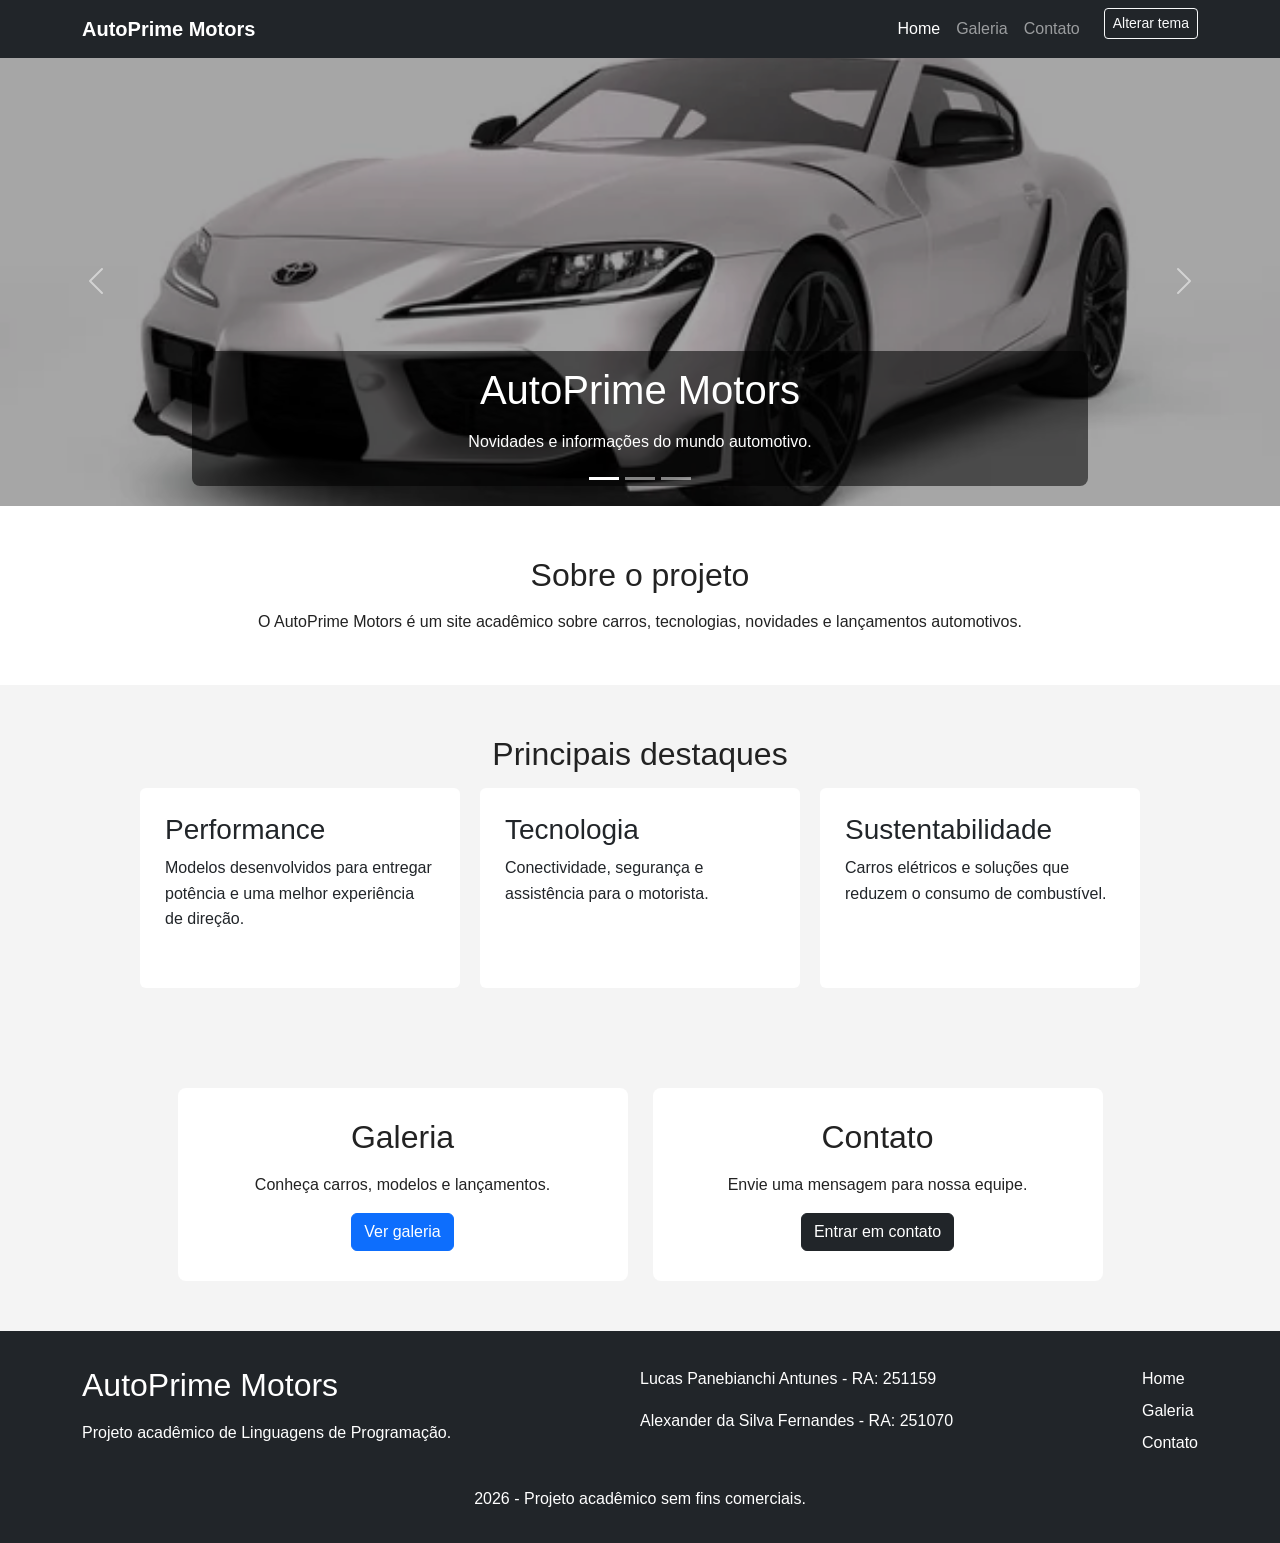
<file: index.html>
<!--
AF - Avaliação Final - Linguagens de Programação
Tema do Projeto: AutoPrime Motors
Aluno 1: Lucas Panebianchi Antunes - RA: 251159
Aluno 2: Alexander da Silva Fernandes - RA: 251070
Professor: Abimael de Oliveira
Data de entrega: 07/06
-->

<!DOCTYPE html>
<html lang="pt-br">
<head>
    <meta charset="UTF-8">

    <!-- Faz a página se adaptar ao celular. -->
    <meta name="viewport" content="width=device-width, initial-scale=1.0">

    <title>AutoPrime Motors - Home</title>

    <!-- Bootstrap. -->
    <link
        href="https://cdn.jsdelivr.net/npm/bootstrap@5.3.3/dist/css/bootstrap.min.css"
        rel="stylesheet"
    >

    <!-- CSS externo na mesma pasta. -->
    <link rel="stylesheet" href="css/style.css">
</head>

<body>

    <header>
        <!-- Menu responsivo usando Bootstrap. -->
        <nav class="navbar navbar-expand-lg navbar-dark bg-dark fixed-top">
            <div class="container">

                <a class="navbar-brand" href="index.html">
                    AutoPrime Motors
                </a>

                <button
                    class="navbar-toggler" aria-label="Botão do menu principal"
                    type="button"
                    data-bs-toggle="collapse"
                    data-bs-target="#menuPrincipal"
                >
                    <span class="navbar-toggler-icon"></span>
                </button>

                <div class="collapse navbar-collapse" id="menuPrincipal">

                    <ul class="navbar-nav ms-auto">

                        <li class="nav-item">
                            <a class="nav-link active" href="index.html">
                                Home
                            </a>
                        </li>

                        <li class="nav-item">
                            <a class="nav-link" href="galeria.html">
                                Galeria
                            </a>
                        </li>

                        <li class="nav-item">
                            <a class="nav-link" href="contato.html">
                                Contato
                            </a>
                        </li>

                        <li class="nav-item ms-lg-3">
                            <button
                                type="button"
                                id="btnTema"
                                class="btn btn-outline-light btn-sm"
                            >
                                Alterar tema
                            </button>
                        </li>

                    </ul>

                </div>
            </div>
        </nav>
    </header>

    <main>

        <!-- Carrossel obrigatório com três imagens. -->
        <section class="carrossel">

            <div
                id="carouselHome"
                class="carousel slide"
                data-bs-ride="carousel"
            >

                <div class="carousel-indicators">

                    <button
                        type="button" aria-label="slide 0"
                        data-bs-target="#carouselHome"
                        data-bs-slide-to="0"
                        class="active"
                    ></button>

                    <button
                        type="button" aria-label="slide 1"
                        data-bs-target="#carouselHome"
                        data-bs-slide-to="1"
                    ></button>

                    <button
                        type="button" aria-label="slide 2"
                        data-bs-target="#carouselHome"
                        data-bs-slide-to="2"
                    ></button>

                </div>

                <div class="carousel-inner">

                    <div class="carousel-item active">

                        <img
                            src="img/banner-01.jpg"
                            class="d-block w-100 imagem-carrossel"
                            alt="Carro esportivo em uma estrada"
                        >

                        <div class="carousel-caption">
                            <h1>AutoPrime Motors</h1>

                            <p>
                                Novidades e informações do mundo automotivo.
                            </p>
                        </div>

                    </div>

                    <div class="carousel-item">

                        <img
                            src="img/banner-02.jpg"
                            class="d-block w-100 imagem-carrossel"
                            alt="Interior de um carro moderno"
                        >

                        <div class="carousel-caption">
                            <h2>Tecnologia</h2>

                            <p>
                                Conheça os recursos dos carros modernos.
                            </p>
                        </div>

                    </div>

                    <div class="carousel-item">

                        <img
                            src="img/banner-03.jpg"
                            class="d-block w-100 imagem-carrossel"
                            alt="Carro moderno na cidade"
                        >

                        <div class="carousel-caption">
                            <h2>Lançamentos</h2>

                            <p>
                                Veja alguns destaques do mercado automotivo.
                            </p>
                        </div>

                    </div>

                </div>

                <button
                    class="carousel-control-prev" aria-label="Botão de retorno do carrosel"
                    type="button"
                    data-bs-target="#carouselHome"
                    data-bs-slide="prev"
                >
                    <span class="carousel-control-prev-icon"></span>
                </button>

                <button
                    class="carousel-control-next" aria-label="Botão de avanço do carrosel"
                    type="button"
                    data-bs-target="#carouselHome"
                    data-bs-slide="next"
                >
                    <span class="carousel-control-next-icon"></span>
                </button>

            </div>

        </section>

        <!-- Apresentação do projeto. -->
        <section class="sobre">

            <div class="container">

                <h2>Sobre o projeto</h2>

                <p>
                    O AutoPrime Motors é um site acadêmico sobre carros,
                    tecnologias, novidades e lançamentos automotivos.
                </p>

            </div>

        </section>

        <!-- Cards principais. -->
        <section class="destaques">

            <div class="container">

                <h2>Principais destaques</h2>

                <div class="area-cards">

                    <article class="card">

                        <div class="card-body">

                            <h3 class="card-title">
                                Performance
                            </h3>

                            <p class="card-text">
                                Modelos desenvolvidos para entregar potência
                                e uma melhor experiência de direção.
                            </p>

                        </div>

                    </article>

                    <article class="card">

                        <div class="card-body">

                            <h3 class="card-title">
                                Tecnologia
                            </h3>

                            <p class="card-text">
                                Conectividade, segurança e assistência
                                para o motorista.
                            </p>

                        </div>

                    </article>

                    <article class="card">

                        <div class="card-body">

                            <h3 class="card-title">
                                Sustentabilidade
                            </h3>

                            <p class="card-text">
                                Carros elétricos e soluções que reduzem
                                o consumo de combustível.
                            </p>

                        </div>

                    </article>

                </div>

            </div>

        </section>

        <!-- Chamadas para as outras páginas. -->
        <section class="chamadas">

            <div class="container area-chamadas">

                <article class="bloco-chamada">

                    <h2>Galeria</h2>

                    <p>
                        Conheça carros, modelos e lançamentos.
                    </p>

                    <a href="galeria.html" class="btn btn-primary">
                        Ver galeria
                    </a>

                </article>

                <article class="bloco-chamada">

                    <h2>Contato</h2>

                    <p>
                        Envie uma mensagem para nossa equipe.
                    </p>

                    <a href="contato.html" class="btn btn-dark">
                        Entrar em contato
                    </a>

                </article>

            </div>

        </section>

    </main>

    <footer>

        <div class="container area-rodape">

            <div>
                <h2>AutoPrime Motors</h2>

                <p>
                    Projeto acadêmico de Linguagens de Programação.
                </p>
            </div>

            <div>
                <p>Lucas Panebianchi Antunes - RA: 251159</p>
                <p>Alexander da Silva Fernandes - RA: 251070</p>
            </div>

            <div>
                <a href="index.html">Home</a>
                <a href="galeria.html">Galeria</a>
                <a href="contato.html">Contato</a>
            </div>

        </div>

        <p class="direitos">
            2026 - Projeto acadêmico sem fins comerciais.
        </p>

    </footer>

    <!-- Botão controlado pelo JavaScript. -->
    <button type="button" id="btnTopo">
        Topo
    </button>

    <!-- JavaScript do Bootstrap para funcionamento responsivo. -->
    <script src="https://cdn.jsdelivr.net/npm/bootstrap@5.3.3/dist/js/bootstrap.bundle.min.js"></script>

    <!-- JavaScript externo na mesma pasta. -->
    <script src="js/script.js"></script>

</body>
</html>
</file>
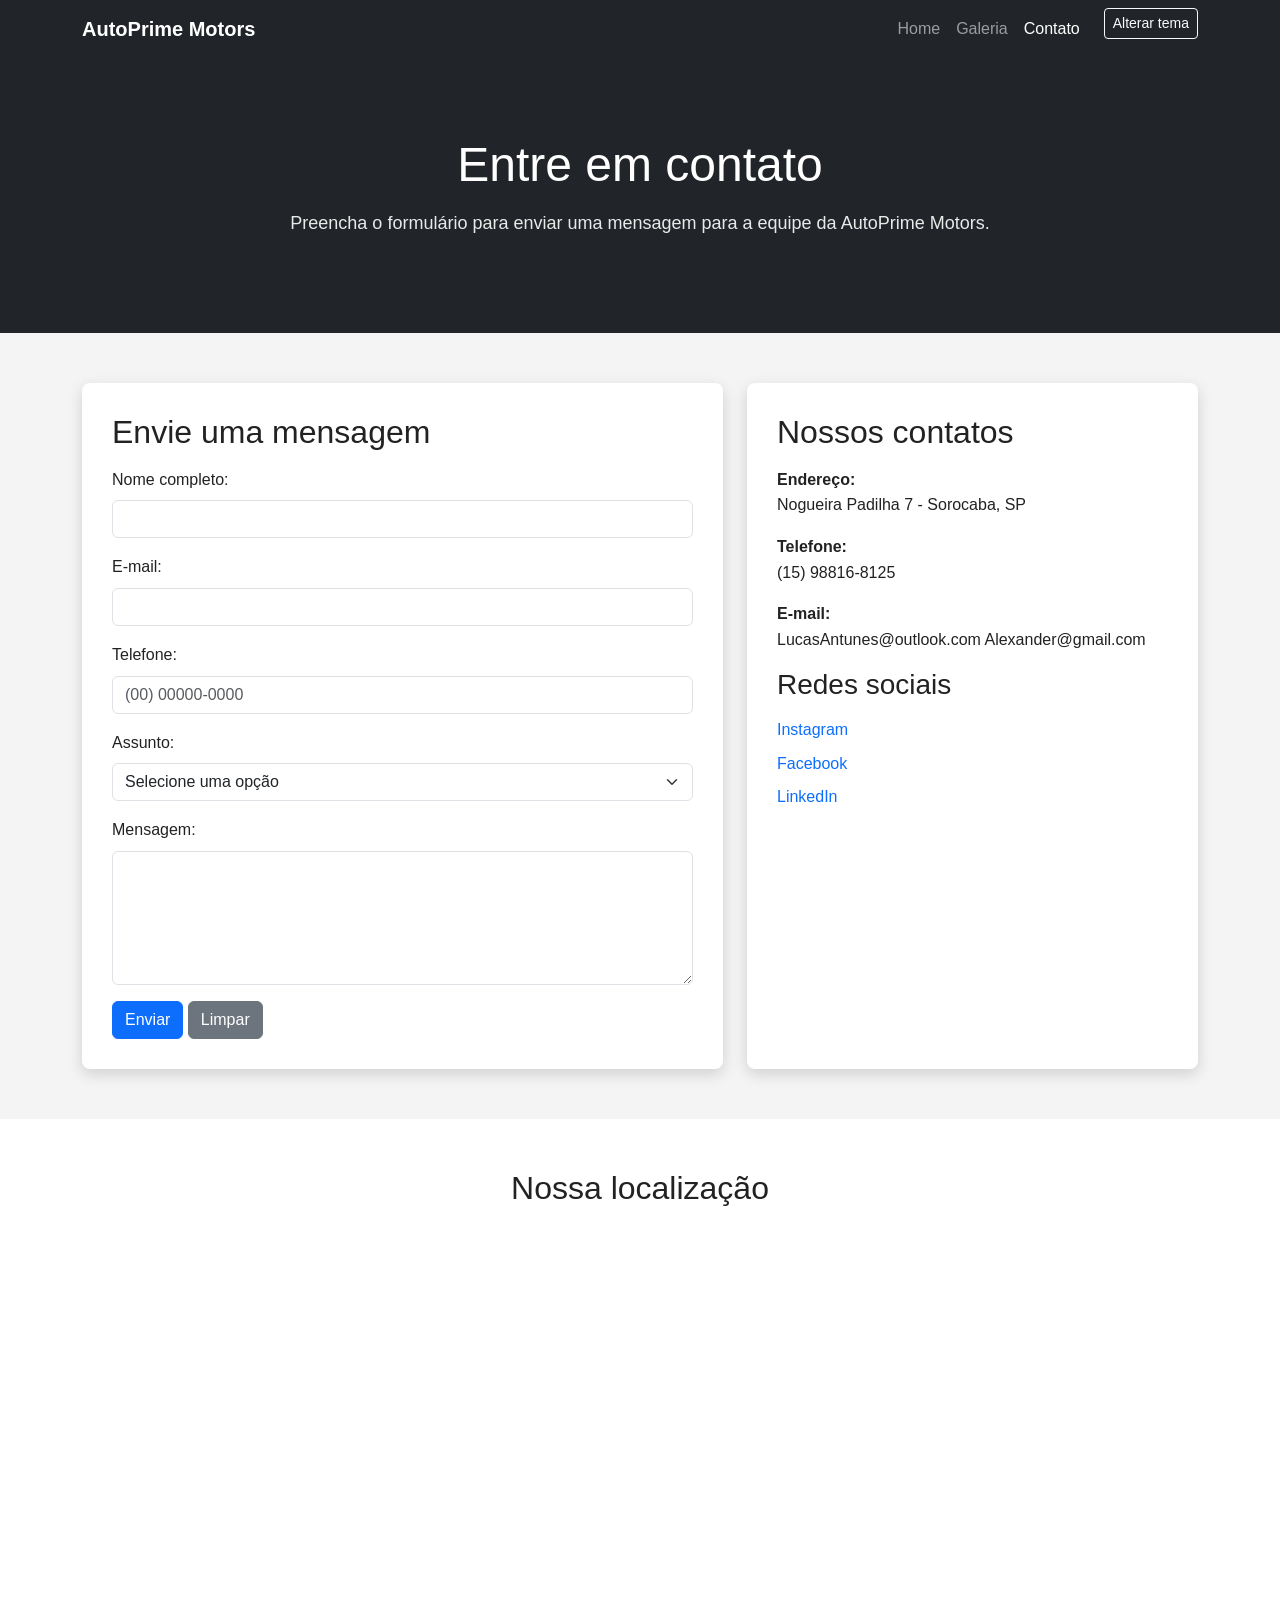
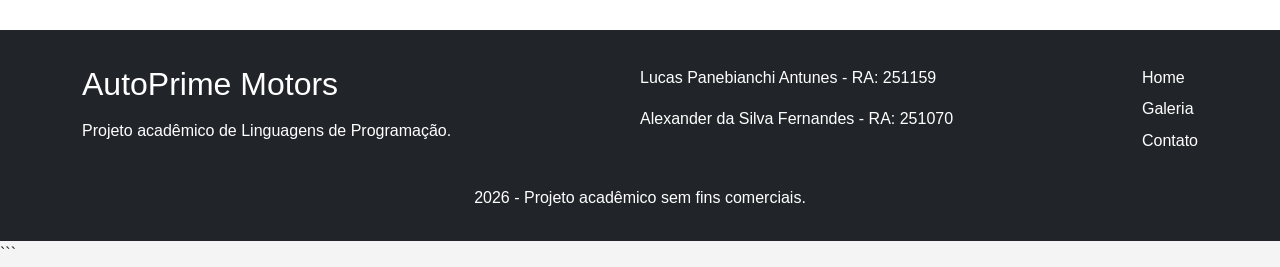
<file: contato.html>
<!--
AF - Avaliação Final - Linguagens de Programação
Tema do Projeto: AutoPrime Motors
Aluno 1: Lucas Panebianchi Antunes - RA: 251159
Aluno 2: Alexander da Silva Fernandes - RA: 251070
Professor: Abimael de Oliveira
Data de entrega: 07/06
-->

<!DOCTYPE html>
<html lang="pt-br">
<head>
    <meta charset="UTF-8">

    <!-- Faz a página se adaptar ao celular. -->
    <meta name="viewport" content="width=device-width, initial-scale=1.0">

    <title>AutoPrime Motors - Contato</title>

    <!-- CSS do Bootstrap. -->
    <link
        href="https://cdn.jsdelivr.net/npm/bootstrap@5.3.3/dist/css/bootstrap.min.css"
        rel="stylesheet"
    >

    <!-- Nosso arquivo CSS. -->
    <link rel="stylesheet" href="css/style.css">
</head>

<body>

    <header>
        <!-- Menu responsivo com Bootstrap. -->
        <nav class="navbar navbar-expand-lg navbar-dark bg-dark fixed-top">

            <div class="container">

                <a class="navbar-brand" href="index.html">
                    AutoPrime Motors
                </a>

                <button
                    class="navbar-toggler" aria-label="Botão do menu principal"
                    type="button"
                    data-bs-toggle="collapse"
                    data-bs-target="#menuPrincipal"
                >
                    <span class="navbar-toggler-icon"></span>
                </button>

                <div class="collapse navbar-collapse" id="menuPrincipal">

                    <ul class="navbar-nav ms-auto">

                        <li class="nav-item">
                            <a class="nav-link" href="index.html">
                                Home
                            </a>
                        </li>

                        <li class="nav-item">
                            <a class="nav-link" href="galeria.html">
                                Galeria
                            </a>
                        </li>

                        <li class="nav-item">
                            <a class="nav-link active" href="contato.html">
                                Contato
                            </a>
                        </li>

                        <li class="nav-item ms-lg-3">
                            <button
                                type="button"
                                id="btnTema"
                                class="btn btn-outline-light btn-sm"
                            >
                                Alterar tema
                            </button>
                        </li>

                    </ul>

                </div>
            </div>
        </nav>
    </header>

    <main>

        <!-- Apresentação da página. -->
        <section class="titulo-pagina">

            <div class="container">

                <h1>Entre em contato</h1>

                <p>
                    Preencha o formulário para enviar uma mensagem
                    para a equipe da AutoPrime Motors.
                </p>

            </div>

        </section>

        <!-- Formulário e informações de contato. -->
        <section class="contato">

            <div class="container">

                <div class="row g-4">

                    <article class="col-lg-7">

                        <form id="formContato" class="form-contato">

                            <h2>Envie uma mensagem</h2>

                            <div class="mb-3">

                                <label for="nome" class="form-label">
                                    Nome completo:
                                </label>

                                <input
                                    type="text"
                                    id="nome"
                                    name="nome"
                                    class="form-control"
                                    required
                                >

                            </div>

                            <div class="mb-3">

                                <label for="email" class="form-label">
                                    E-mail:
                                </label>

                                <input
                                    type="email"
                                    id="email"
                                    name="email"
                                    class="form-control"
                                    required
                                >

                            </div>

                            <div class="mb-3">

                                <label for="telefone" class="form-label">
                                    Telefone:
                                </label>

                                <input
                                    type="tel"
                                    id="telefone"
                                    name="telefone"
                                    class="form-control"
                                    placeholder="(00) 00000-0000"
                                    pattern="\([0-9]{2}\) [0-9]{5}-[0-9]{4}"
                                >

                            </div>

                            <div class="mb-3">

                                <label for="assunto" class="form-label">
                                    Assunto:
                                </label>

                                <select
                                    id="assunto"
                                    name="assunto"
                                    class="form-select"
                                    required
                                >

                                    <option value="">
                                        Selecione uma opção
                                    </option>

                                    <option value="duvida">
                                        Dúvida
                                    </option>

                                    <option value="orcamento">
                                        Orçamento
                                    </option>

                                    <option value="parceria">
                                        Parceria
                                    </option>

                                    <option value="outro">
                                        Outro assunto
                                    </option>

                                </select>

                            </div>

                            <div class="mb-3">

                                <label for="mensagem" class="form-label">
                                    Mensagem:
                                </label>

                                <textarea
                                    id="mensagem"
                                    name="mensagem"
                                    class="form-control"
                                    rows="5"
                                    required
                                ></textarea>

                            </div>

                            <button
                                type="submit"
                                class="btn btn-primary"
                            >
                                Enviar
                            </button>

                            <button
                                type="reset"
                                class="btn btn-secondary"
                            >
                                Limpar
                            </button>

                        </form>

                    </article>

                    <article class="col-lg-5">

                        <div class="informacoes-contato">

                            <h2>Nossos contatos</h2>

                            <p>
                                <strong>Endereço:</strong><br>
                                Nogueira Padilha 7 - Sorocaba, SP
                            </p>

                            <p>
                                <strong>Telefone:</strong><br>
                                (15) 98816-8125
                            </p>

                            <p>
                                <strong>E-mail:</strong><br>
                                LucasAntunes@outlook.com
                                Alexander@gmail.com
                            </p>

                            <h3>Redes sociais</h3>

                            <a href="#">Instagram</a>
                            <a href="#">Facebook</a>
                            <a href="#">LinkedIn</a>

                        </div>

                    </article>

                </div>

            </div>

        </section>

        <!-- Mapa incorporado. IFRAME -->
        <section class="localizacao">

            <div class="container">

                <h2>Nossa localização</h2>

                <iframe
                    src="https://www.google.com/maps?q=Sorocaba%20SP&output=embed"
                    width="100%"
                    height="350"
                    style="border: 0;"
                    allowfullscreen=""
                    loading="lazy"
                    title="Mapa da localização da AutoPrime Motors"
                ></iframe>

            </div>

        </section>

    </main>

    <footer>

        <div class="container area-rodape">

            <div>

                <h2>AutoPrime Motors</h2>

                <p>
                    Projeto acadêmico de Linguagens de Programação.
                </p>

            </div>

            <div>

                <p>Lucas Panebianchi Antunes - RA: 251159</p>
                <p>Alexander da Silva Fernandes - RA: 251070</p>

            </div>

            <div>

                <a href="index.html">Home</a>
                <a href="galeria.html">Galeria</a>
                <a href="contato.html">Contato</a>

            </div>

        </div>

        <p class="direitos">
            2026 - Projeto acadêmico sem fins comerciais.
        </p>

    </footer>

    <!-- Botão controlado pelo JavaScript. -->
    <button type="button" id="btnTopo">
        Topo
    </button>

    <!-- JavaScript necessário para o menu Bootstrap. -->
    <script src="https://cdn.jsdelivr.net/npm/bootstrap@5.3.3/dist/js/bootstrap.bundle.min.js"></script>

    <!-- Nosso arquivo JavaScript. -->
    <script src="js/script.js"></script>

</body>
</html>
```
</file>
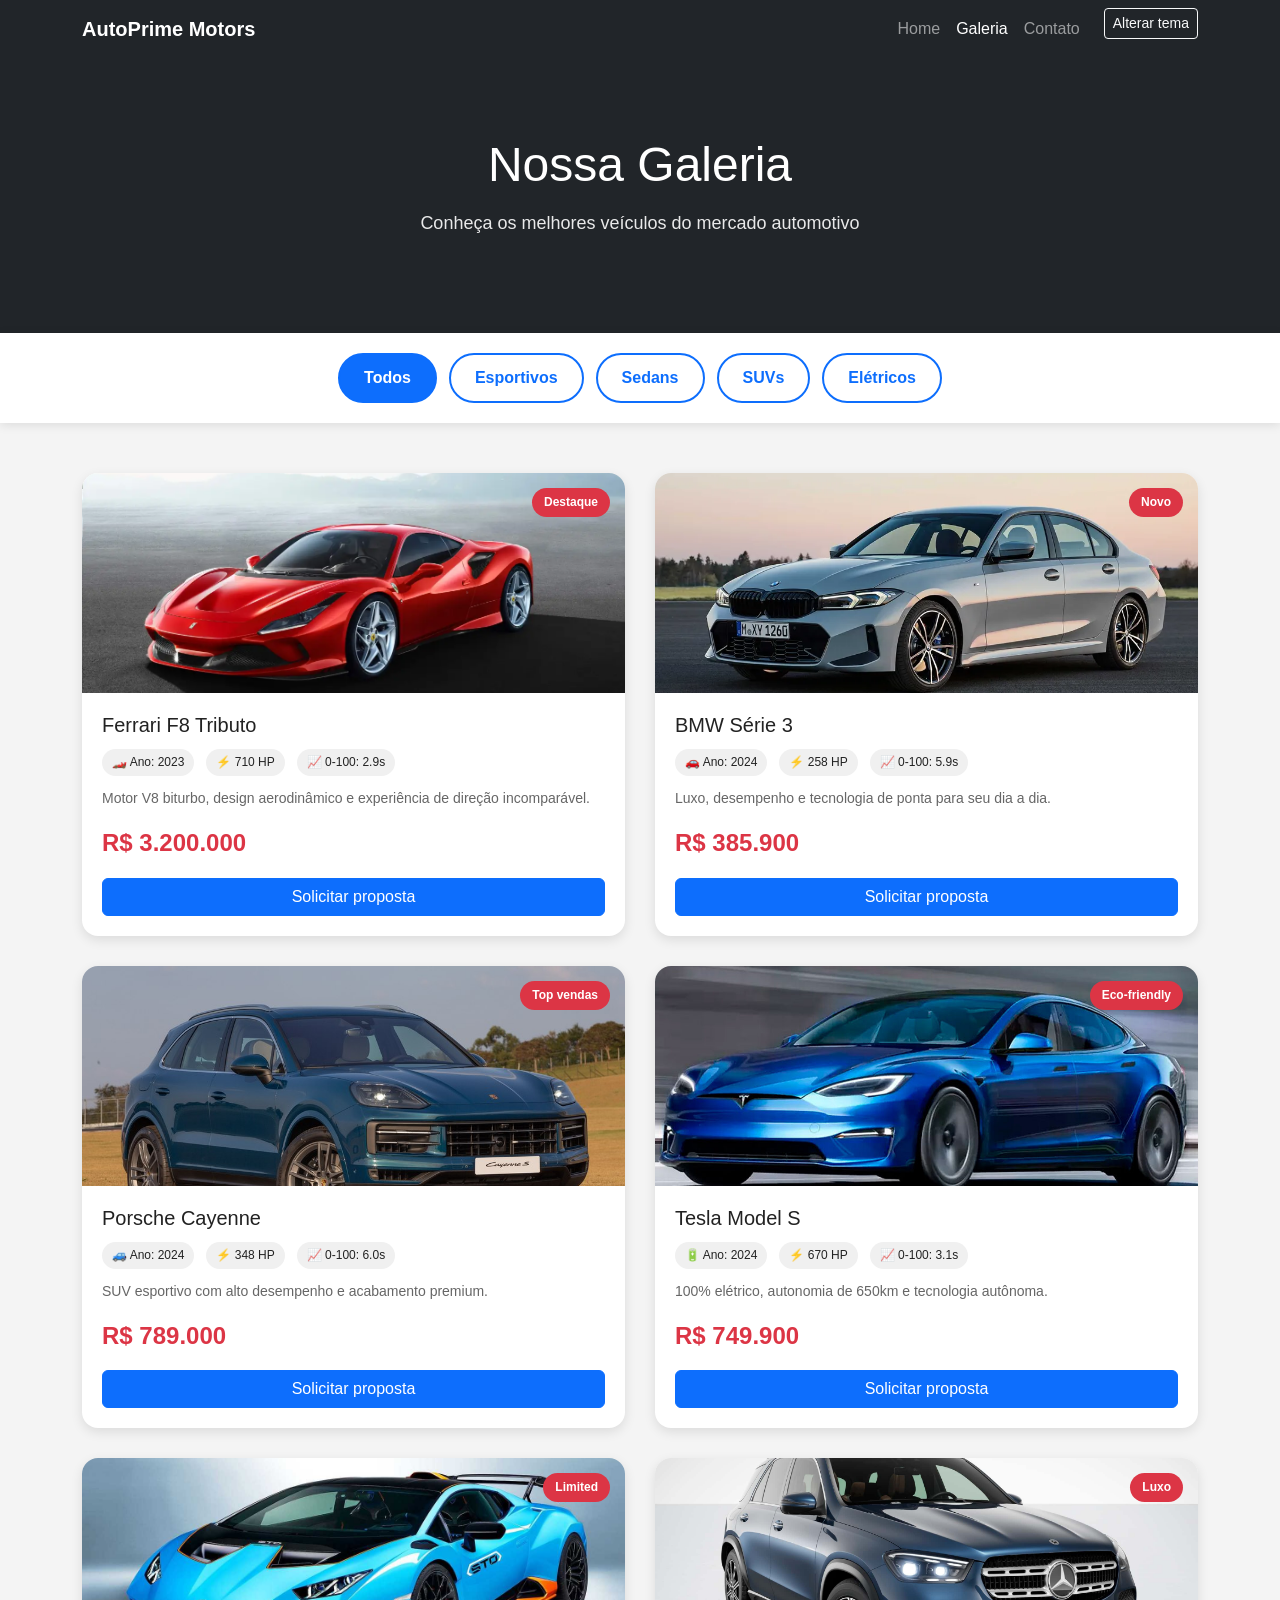
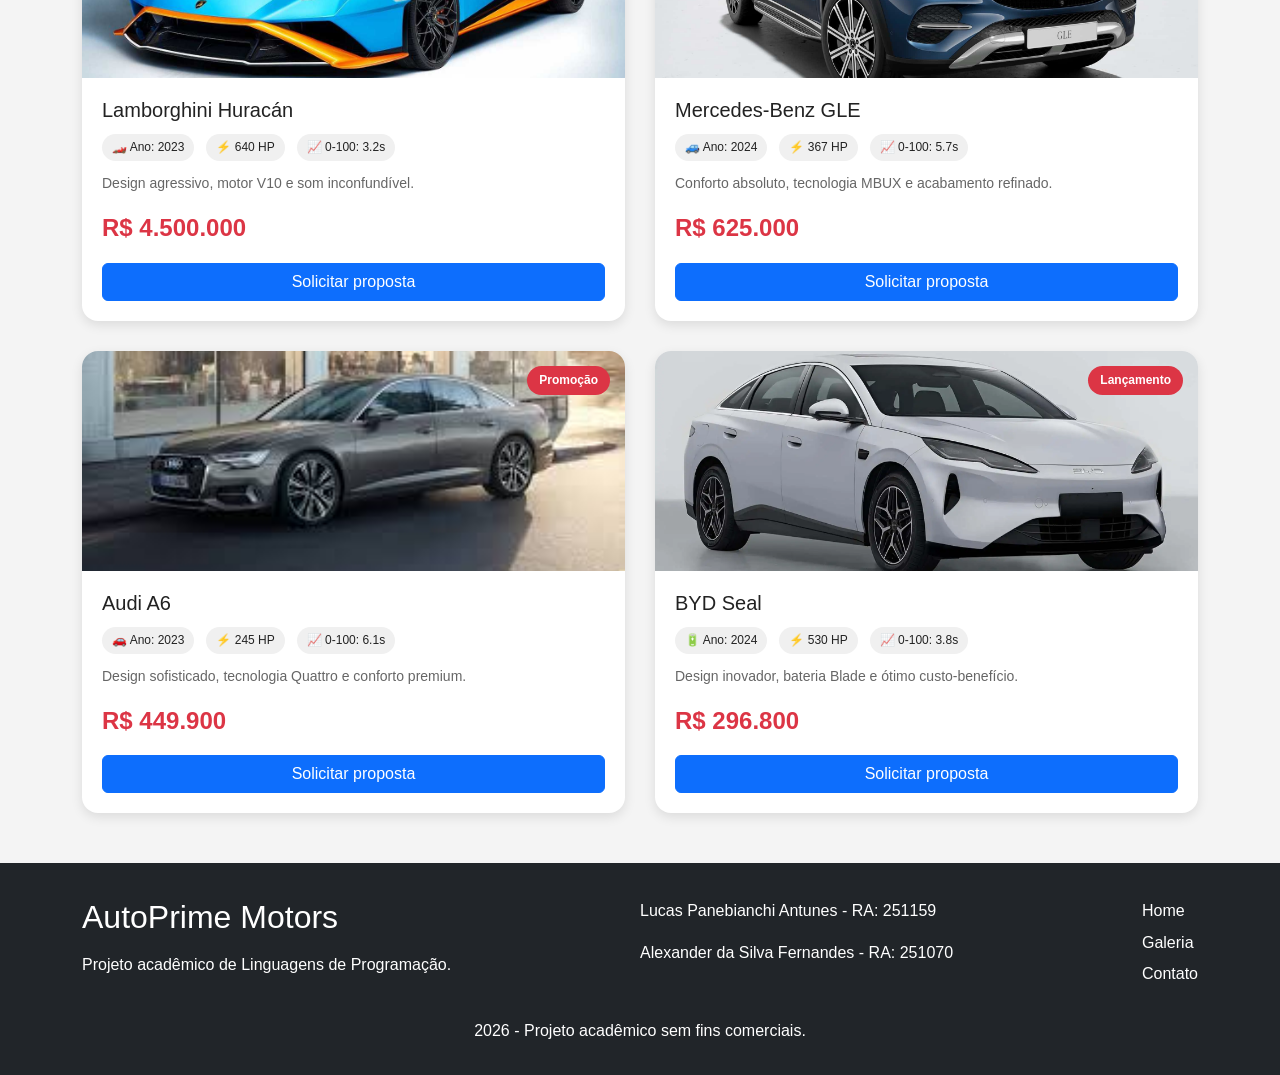
<file: galeria.html>
<!--
AF - Avaliação Final - Linguagens de Programação
Tema do Projeto: AutoPrime Motors
Aluno 1: Lucas Panebianchi Antunes - RA: 251159
Aluno 2: Alexander da Silva Fernandes - RA: 251070
Professor: Abimael de Oliveira
Data de entrega: 07/06
-->

<!DOCTYPE html>
<html lang="pt-br">
<head>
    <meta charset="UTF-8">

    <!-- Faz a página se adaptar ao celular. -->
    <meta name="viewport" content="width=device-width, initial-scale=1.0">

    <title>AutoPrime Motors - Galeria</title>

    <!-- Bootstrap. -->
    <link
        href="https://cdn.jsdelivr.net/npm/bootstrap@5.3.3/dist/css/bootstrap.min.css"
        rel="stylesheet"
    >

    <!-- CSS externo na mesma pasta. -->
    <link rel="stylesheet" href="css/style.css">
</head>

<body>

    <header>
        <!-- Menu responsivo usando Bootstrap. -->
        <nav class="navbar navbar-expand-lg navbar-dark bg-dark fixed-top">
            <div class="container">

                <a class="navbar-brand" href="index.html">
                    AutoPrime Motors
                </a>

                <button
                    class="navbar-toggler" aria-label="Botões do menu"
                    type="button"
                    data-bs-toggle="collapse"
                    data-bs-target="#menuPrincipal"
                >
                    <span class="navbar-toggler-icon"></span>
                </button>

                <div class="collapse navbar-collapse" id="menuPrincipal">

                    <ul class="navbar-nav ms-auto">

                        <li class="nav-item">
                            <a class="nav-link" href="index.html">
                                Home
                            </a>
                        </li>

                        <li class="nav-item">
                            <a class="nav-link active" href="galeria.html">
                                Galeria
                            </a>
                        </li>

                        <li class="nav-item">
                            <a class="nav-link" href="contato.html">
                                Contato
                            </a>
                        </li>

                        <li class="nav-item ms-lg-3">
                            <button
                                type="button"
                                id="btnTema"
                                class="btn btn-outline-light btn-sm"
                            >
                                Alterar tema
                            </button>
                        </li>

                    </ul>

                </div>
            </div>
        </nav>
    </header>

    <main>

        <!-- Título da página -->
        <section class="titulo-pagina">
            <div class="container">
                <h1>Nossa Galeria</h1>
                <p>Conheça os melhores veículos do mercado automotivo</p>
            </div>
        </section>

        <!-- Filtros de categoria -->
        <section class="filtros-galeria">
            <div class="container">
                <div class="area-filtros">
                    <button class="btn-filtro ativo" data-categoria="todos">
                        Todos
                    </button>
                    <button class="btn-filtro" data-categoria="esportivos">
                        Esportivos
                    </button>
                    <button class="btn-filtro" data-categoria="sedans">
                        Sedans
                    </button>
                    <button class="btn-filtro" data-categoria="suvs">
                        SUVs
                    </button>
                    <button class="btn-filtro" data-categoria="eletricos">
                        Elétricos
                    </button>
                </div>
            </div>
        </section>

        <!-- Grade de veículos -->
        <section class="grade-galeria">
            <div class="container">

                <div class="area-veiculos">

                    <!-- Veículo 1 - Esportivo -->
                    <article class="veiculo-card" data-categoria="esportivos">
                        <div class="veiculo-imagem">
                            <img src="img/veiculo-esportivo-01.webp" alt="Ferrari F8 Tributo">
                            <span class="veiculo-badge">Destaque</span>
                        </div>
                        <div class="veiculo-info">
                            <h3>Ferrari F8 Tributo</h3>
                            <div class="veiculo-detalhes">
                                <span>🏎️ Ano: 2023</span>
                                <span>⚡ 710 HP</span>
                                <span>📈 0-100: 2.9s</span>
                            </div>
                            <p class="veiculo-descricao">
                                Motor V8 biturbo, design aerodinâmico e experiência de direção incomparável.
                            </p>
                            <div class="veiculo-preco">
                                R$ 3.200.000
                            </div>
                            <a href="contato.html" class="btn btn-primary btn-veiculo">
                                Solicitar proposta
                            </a>
                        </div>
                    </article>

                    <!-- Veículo 2 - Sedan -->
                    <article class="veiculo-card" data-categoria="sedans">
                        <div class="veiculo-imagem">
                            <img src="img/veiculo-sedan-01.webp" alt="BMW Série 3">
                            <span class="veiculo-badge">Novo</span>
                        </div>
                        <div class="veiculo-info">
                            <h3>BMW Série 3</h3>
                            <div class="veiculo-detalhes">
                                <span>🚗 Ano: 2024</span>
                                <span>⚡ 258 HP</span>
                                <span>📈 0-100: 5.9s</span>
                            </div>
                            <p class="veiculo-descricao">
                                Luxo, desempenho e tecnologia de ponta para seu dia a dia.
                            </p>
                            <div class="veiculo-preco">
                                R$ 385.900
                            </div>
                            <a href="contato.html" class="btn btn-primary btn-veiculo">
                                Solicitar proposta
                            </a>
                        </div>
                    </article>

                    <!-- Veículo 3 - SUV -->
                    <article class="veiculo-card" data-categoria="suvs">
                        <div class="veiculo-imagem">
                            <img src="img/veiculo-suv-01.jpg" alt="Porsche Cayenne">
                            <span class="veiculo-badge">Top vendas</span>
                        </div>
                        <div class="veiculo-info">
                            <h3>Porsche Cayenne</h3>
                            <div class="veiculo-detalhes">
                                <span>🚙 Ano: 2024</span>
                                <span>⚡ 348 HP</span>
                                <span>📈 0-100: 6.0s</span>
                            </div>
                            <p class="veiculo-descricao">
                                SUV esportivo com alto desempenho e acabamento premium.
                            </p>
                            <div class="veiculo-preco">
                                R$ 789.000
                            </div>
                            <a href="contato.html" class="btn btn-primary btn-veiculo">
                                Solicitar proposta
                            </a>
                        </div>
                    </article>

                    <!-- Veículo 4 - Elétrico -->
                    <article class="veiculo-card" data-categoria="eletricos">
                        <div class="veiculo-imagem">
                            <img src="img/veiculo-eletrico-01.jpg" alt="Tesla Model S">
                            <span class="veiculo-badge">Eco-friendly</span>
                        </div>
                        <div class="veiculo-info">
                            <h3>Tesla Model S</h3>
                            <div class="veiculo-detalhes">
                                <span>🔋 Ano: 2024</span>
                                <span>⚡ 670 HP</span>
                                <span>📈 0-100: 3.1s</span>
                            </div>
                            <p class="veiculo-descricao">
                                100% elétrico, autonomia de 650km e tecnologia autônoma.
                            </p>
                            <div class="veiculo-preco">
                                R$ 749.900
                            </div>
                            <a href="contato.html" class="btn btn-primary btn-veiculo">
                                Solicitar proposta
                            </a>
                        </div>
                    </article>

                    <!-- Veículo 5 - Esportivo -->
                    <article class="veiculo-card" data-categoria="esportivos">
                        <div class="veiculo-imagem">
                            <img src="img/veiculo-esportivo-02.jpg" alt="Lamborghini Huracán">
                            <span class="veiculo-badge">Limited</span>
                        </div>
                        <div class="veiculo-info">
                            <h3>Lamborghini Huracán</h3>
                            <div class="veiculo-detalhes">
                                <span>🏎️ Ano: 2023</span>
                                <span>⚡ 640 HP</span>
                                <span>📈 0-100: 3.2s</span>
                            </div>
                            <p class="veiculo-descricao">
                                Design agressivo, motor V10 e som inconfundível.
                            </p>
                            <div class="veiculo-preco">
                                R$ 4.500.000
                            </div>
                            <a href="contato.html" class="btn btn-primary btn-veiculo">
                                Solicitar proposta
                            </a>
                        </div>
                    </article>

                    <!-- Veículo 6 - SUV -->
                    <article class="veiculo-card" data-categoria="suvs">
                        <div class="veiculo-imagem">
                            <img src="img/veiculo-suv-02.jpg" alt="Mercedes-Benz GLE">
                            <span class="veiculo-badge">Luxo</span>
                        </div>
                        <div class="veiculo-info">
                            <h3>Mercedes-Benz GLE</h3>
                            <div class="veiculo-detalhes">
                                <span>🚙 Ano: 2024</span>
                                <span>⚡ 367 HP</span>
                                <span>📈 0-100: 5.7s</span>
                            </div>
                            <p class="veiculo-descricao">
                                Conforto absoluto, tecnologia MBUX e acabamento refinado.
                            </p>
                            <div class="veiculo-preco">
                                R$ 625.000
                            </div>
                            <a href="contato.html" class="btn btn-primary btn-veiculo">
                                Solicitar proposta
                            </a>
                        </div>
                    </article>

                    <!-- Veículo 7 - Sedan -->
                    <article class="veiculo-card" data-categoria="sedans">
                        <div class="veiculo-imagem">
                            <img src="img/veiculo-sedan-02.jpg" alt="Audi A6">
                            <span class="veiculo-badge">Promoção</span>
                        </div>
                        <div class="veiculo-info">
                            <h3>Audi A6</h3>
                            <div class="veiculo-detalhes">
                                <span>🚗 Ano: 2023</span>
                                <span>⚡ 245 HP</span>
                                <span>📈 0-100: 6.1s</span>
                            </div>
                            <p class="veiculo-descricao">
                                Design sofisticado, tecnologia Quattro e conforto premium.
                            </p>
                            <div class="veiculo-preco">
                                R$ 449.900
                            </div>
                            <a href="contato.html" class="btn btn-primary btn-veiculo">
                                Solicitar proposta
                            </a>
                        </div>
                    </article>

                    <!-- Veículo 8 - Elétrico -->
                    <article class="veiculo-card" data-categoria="eletricos">
                        <div class="veiculo-imagem">
                            <img src="img/veiculo-eletrico-02.webp" alt="BYD Seal">
                            <span class="veiculo-badge">Lançamento</span>
                        </div>
                        <div class="veiculo-info">
                            <h3>BYD Seal</h3>
                            <div class="veiculo-detalhes">
                                <span>🔋 Ano: 2024</span>
                                <span>⚡ 530 HP</span>
                                <span>📈 0-100: 3.8s</span>
                            </div>
                            <p class="veiculo-descricao">
                                Design inovador, bateria Blade e ótimo custo-benefício.
                            </p>
                            <div class="veiculo-preco">
                                R$ 296.800
                            </div>
                            <a href="contato.html" class="btn btn-primary btn-veiculo">
                                Solicitar proposta
                            </a>
                        </div>
                    </article>

                </div>

            </div>
        </section>

    </main>

    <footer>

        <div class="container area-rodape">

            <div>
                <h2>AutoPrime Motors</h2>
                <p>
                    Projeto acadêmico de Linguagens de Programação.
                </p>
            </div>

            <div>
                <p>Lucas Panebianchi Antunes - RA: 251159</p>
                <p>Alexander da Silva Fernandes - RA: 251070</p>
            </div>

            <div>
                <a href="index.html">Home</a>
                <a href="galeria.html">Galeria</a>
                <a href="contato.html">Contato</a>
            </div>

        </div>

        <p class="direitos">
            2026 - Projeto acadêmico sem fins comerciais.
        </p>

    </footer>

    <!-- Botão controlado pelo JavaScript. -->
    <button type="button" id="btnTopo">
        Topo
    </button>

    <!-- JavaScript do Bootstrap para funcionamento responsivo. -->
    <script src="https://cdn.jsdelivr.net/npm/bootstrap@5.3.3/dist/js/bootstrap.bundle.min.js"></script>

    <!-- JavaScript externo na mesma pasta. -->
    <script src="js/script.js"></script>
    

</body>
</html>
</file>
<file: css/style.css>
/*
AF - Avaliação Final - Linguagens de Programação
Tema do Projeto: AutoPrime Motors
Aluno 1: Lucas Panebianchi Antunes - RA: 251159
Aluno 2: Alexander da Silva Fernandes - RA: 251070
Professor: Abimael de Oliveira
*/


/* Configuração geral da página. */
* {
    margin: 0;
    padding: 0;
    box-sizing: border-box;
}

body {
    font-family: Arial, Helvetica, sans-serif;
    background-color: #f4f4f4;
    color: #222222;
    line-height: 1.6;
    padding-top: 56px;
}

section {
    padding: 50px 15px;
}

h1,
h2,
h3 {
    margin-bottom: 15px;
}

/* Menu. */
.navbar-brand {
    font-weight: bold;
}

/* Carrossel. */
.carrossel {
    padding: 0;
}

.imagem-carrossel {
    height: 450px;
    object-fit: cover;
    filter: brightness(65%);
}

.carousel-caption {
    background-color: rgba(0, 0, 0, 0.55);
    padding: 15px;
    border-radius: 8px;
}

/* Apresentação. */
.sobre {
    background-color: white;
    text-align: center;
}

.sobre p {
    max-width: 800px;
    margin: auto;
}

/* Cards usando Flexbox. */
.destaques h2 {
    text-align: center;
}

.area-cards {
    display: flex;
    flex-wrap: wrap;
    justify-content: center;
    gap: 20px;
}

.card {
    width: 320px;
    min-height: 200px;
    border: none;
    transition: 0.3s;
}

.card:hover {
    transform: translateY(-8px);
    box-shadow: 0 8px 18px rgba(0, 0, 0, 0.20);
}

.card-body {
    padding: 25px;
}

/* Área de chamadas usando Flexbox. */
.area-chamadas {
    display: flex;
    flex-wrap: wrap;
    justify-content: center;
    gap: 25px;
}

.bloco-chamada {
    background-color: white;
    width: 450px;
    padding: 30px;
    border-radius: 8px;
    text-align: center;
}

/* Botões. */
.btn {
    transition: 0.3s;
}

.btn:hover {
    transform: scale(1.05);
}

/* Rodapé. */
footer {
    background-color: #212529;
    color: white;
    padding: 35px 15px 15px;
}

.area-rodape {
    display: flex;
    flex-wrap: wrap;
    justify-content: space-between;
    gap: 25px;
}

footer a {
    display: block;
    color: white;
    text-decoration: none;
    margin-bottom: 6px;
}

footer a:hover {
    text-decoration: underline;
}

.direitos {
    text-align: center;
    margin-top: 25px;
}

/* Botão de voltar ao topo. */
#btnTopo {
    display: none;
    position: fixed;
    right: 20px;
    bottom: 20px;
    padding: 10px 15px;
    border: none;
    border-radius: 6px;
    background-color: #0d6efd;
    color: white;
    cursor: pointer;
}

#btnTopo.mostrar {
    display: block;
}

/* Tema escuro ativado pelo JavaScript. */
.tema-escuro {
    background-color: #111111;
    color: white;
}

.tema-escuro .sobre,
.tema-escuro .card,
.tema-escuro .bloco-chamada {
    background-color: #292929;
    color: white;
}

/* Responsividade para celular. */
@media (max-width: 768px) {
    .imagem-carrossel {
        height: 300px;
    }

    .carousel-caption h1,
    .carousel-caption h2 {
        font-size: 22px;
    }

    .carousel-caption p {
        font-size: 14px;
    }

    .area-cards,
    .area-chamadas,
    .area-rodape {
        flex-direction: column;
        align-items: center;
    }

    .card,
    .bloco-chamada {
        width: 100%;
    }

    .area-rodape {
        text-align: center;
    }
}


/*<---Pagina de contato -> 


/* Título da página de contato. */
.titulo-pagina {
    background-color: #212529;
    color: white;
    text-align: center;
    padding: 60px 15px;
}

/* Área principal da página de contato. */
.contato {
    background-color: #f4f4f4;
}

/* Caixa do formulário. */
.form-contato {
    background-color: white;
    padding: 30px;
    border-radius: 8px;
    box-shadow: 0 5px 15px rgba(0, 0, 0, 0.15);
}

/* Caixa com telefone, endereço e redes sociais. */
.informacoes-contato {
    background-color: white;
    padding: 30px;
    border-radius: 8px;
    height: 100%;
    box-shadow: 0 5px 15px rgba(0, 0, 0, 0.15);
}

/* Links das redes sociais. */
.informacoes-contato a {
    display: block;
    color: #0d6efd;
    text-decoration: none;
    margin-bottom: 8px;
}

.informacoes-contato a:hover {
    text-decoration: underline;
}

/* Área do mapa. */
.localizacao {
    background-color: white;
}

.localizacao h2 {
    text-align: center;
}

.localizacao iframe {
    border-radius: 8px;
}

/* Página de contato no tema escuro. */
.tema-escuro .contato {
    background-color: #111111;
}

.tema-escuro .form-contato,
.tema-escuro .informacoes-contato,
.tema-escuro .localizacao {
    background-color: #292929;
    color: white;
}

/* Ajustes para telas menores. */
@media (max-width: 768px) {
    .titulo-pagina {
        padding: 40px 15px;
    }

    .form-contato,
    .informacoes-contato {
        padding: 20px;
    }
}

/* ========== PÁGINA DE GALERIA ========== */

/* Título da página */
.titulo-pagina {
    background-color: #212529;
    color: white;
    text-align: center;
    padding: 80px 15px;
    margin-top: 0;
}

.titulo-pagina h1 {
    font-size: 48px;
    margin-bottom: 15px;
}

.titulo-pagina p {
    font-size: 18px;
    opacity: 0.9;
}

/* Filtros da galeria */
.filtros-galeria {
    background-color: white;
    padding: 20px 0;
    position: sticky;
    top: 56px;
    z-index: 999;
    box-shadow: 0 2px 10px rgba(0,0,0,0.1);
}

.area-filtros {
    display: flex;
    flex-wrap: wrap;
    justify-content: center;
    gap: 12px;
}

.btn-filtro {
    padding: 10px 24px;
    border: 2px solid #0d6efd;
    background-color: transparent;
    color: #0d6efd;
    border-radius: 30px;
    cursor: pointer;
    font-weight: bold;
    transition: 0.3s;
}

.btn-filtro:hover {
    background-color: #0d6efd;
    color: white;
    transform: translateY(-2px);
}

.btn-filtro.ativo {
    background-color: #0d6efd;
    color: white;
}

/* Grade de veículos */
.grade-galeria {
    background-color: #f4f4f4;
    padding: 50px 15px;
}

.area-veiculos {
    display: grid;
    grid-template-columns: repeat(auto-fill, minmax(380px, 1fr));
    gap: 30px;
}

/* Card do veículo */
.veiculo-card {
    background-color: white;
    border-radius: 16px;
    overflow: hidden;
    transition: 0.3s;
    box-shadow: 0 4px 12px rgba(0,0,0,0.1);
    opacity: 1;
    transform: scale(1);
}

.veiculo-card:hover {
    transform: translateY(-8px);
    box-shadow: 0 12px 24px rgba(0,0,0,0.15);
}

.veiculo-imagem {
    position: relative;
    height: 220px;
    overflow: hidden;
}

.veiculo-imagem img {
    width: 100%;
    height: 100%;
    object-fit: cover;
    transition: 0.5s;
}

.veiculo-card:hover .veiculo-imagem img {
    transform: scale(1.08);
}

.veiculo-badge {
    position: absolute;
    top: 15px;
    right: 15px;
    background-color: #dc3545;
    color: white;
    padding: 5px 12px;
    border-radius: 20px;
    font-size: 12px;
    font-weight: bold;
}

.veiculo-info {
    padding: 20px;
}

.veiculo-info h3 {
    font-size: 20px;
    margin-bottom: 12px;
}

.veiculo-detalhes {
    display: flex;
    flex-wrap: wrap;
    gap: 12px;
    margin-bottom: 12px;
}

.veiculo-detalhes span {
    background-color: #f0f0f0;
    padding: 4px 10px;
    border-radius: 15px;
    font-size: 12px;
}

.veiculo-descricao {
    color: #666;
    font-size: 14px;
    margin-bottom: 15px;
    line-height: 1.5;
}

.veiculo-preco {
    font-size: 24px;
    font-weight: bold;
    color: #dc3545;
    margin-bottom: 15px;
}

.btn-veiculo {
    width: 100%;
    text-align: center;
    display: block;
}

/* Tema escuro para galeria */
.tema-escuro .filtros-galeria {
    background-color: #1a1a1a;
}

.tema-escuro .btn-filtro {
    border-color: #0d6efd;
    color: #0d6efd;
}

.tema-escuro .btn-filtro:hover,
.tema-escuro .btn-filtro.ativo {
    background-color: #0d6efd;
    color: white;
}

.tema-escuro .veiculo-card {
    background-color: #292929;
}

.tema-escuro .veiculo-detalhes span {
    background-color: #3a3a3a;
    color: #ddd;
}

.tema-escuro .veiculo-descricao {
    color: #aaa;
}

/* Responsividade da galeria */
@media (max-width: 768px) {
    .titulo-pagina h1 {
        font-size: 32px;
    }
    
    .area-veiculos {
        grid-template-columns: 1fr;
    }
    
    .btn-filtro {
        padding: 6px 16px;
        font-size: 14px;
    }
    
    .veiculo-imagem {
        height: 180px;
    }
}
</file>
